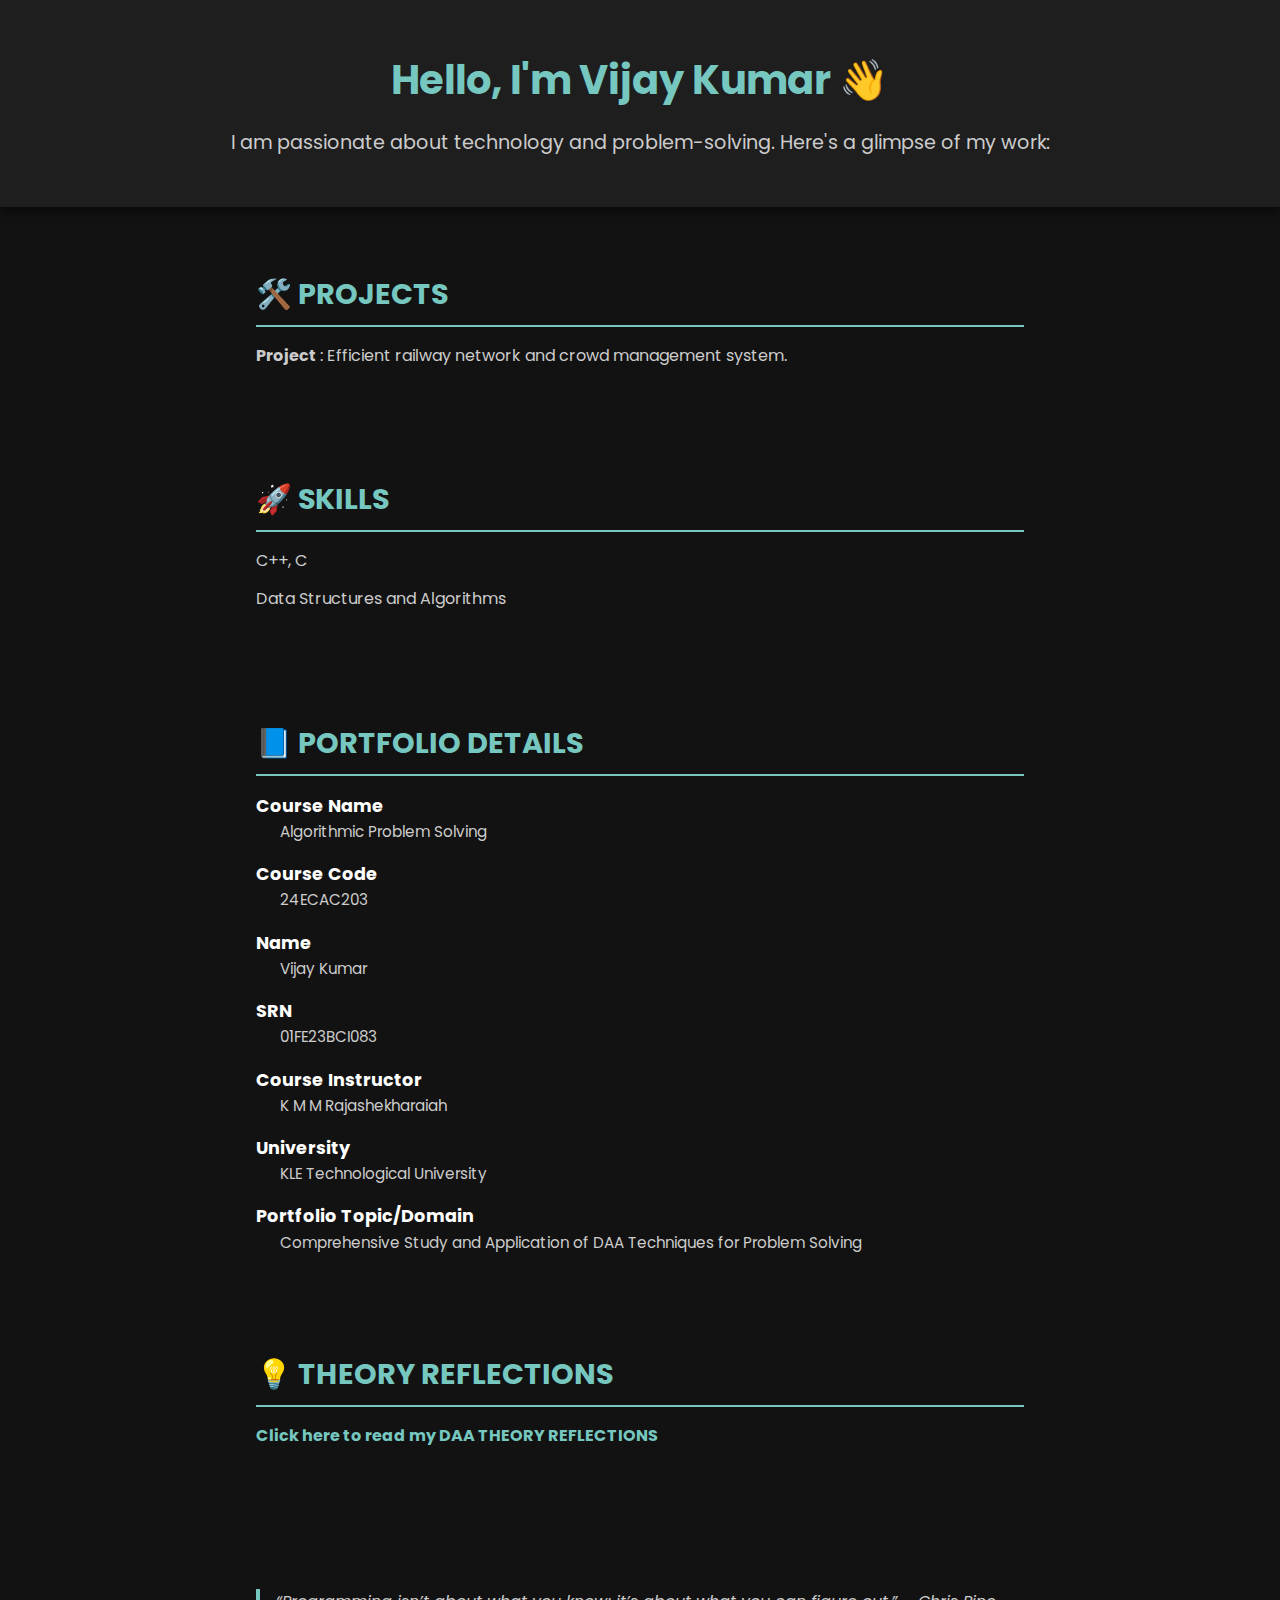
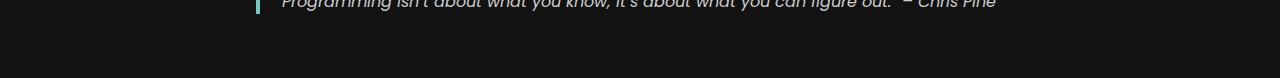
<file: index.html>
<!DOCTYPE html>
<html lang="en">
<head>
    <meta charset="UTF-8">
    <meta name="viewport" content="width=device-width, initial-scale=1.0">
    <title>Portfolio - Vijay Kumar</title>
    <link rel="stylesheet" href="style.css">
    <link href="https://fonts.googleapis.com/css2?family=Poppins:wght@300;400;600&display=swap" rel="stylesheet">
</head>
<body>
    <!-- Header -->
    <header>
        <h1>Hello, I'm Vijay Kumar 👋</h1>
        <p>I am passionate about technology and problem-solving. Here's a glimpse of my work:</p>
    </header>

    <!-- Projects Section -->
    <section>
        <h2>🛠️ Projects</h2>
        <ul>
            <li><strong>Project </strong>: Efficient railway network and crowd management system.</li>
            
        </ul>
    </section>

    <!-- Skills Section -->
    <section>
        <h2>🚀 Skills</h2>
        <ul>
            <li>C++, C</li>
            <li>Data Structures and Algorithms</li>
        </ul>
    </section>

    <!-- Portfolio Details Section -->
    <section class="portfolio-details">
        <h2>📘 Portfolio Details</h2>
        <dl>
            <dt>Course Name</dt>
            <dd>Algorithmic Problem Solving</dd>

            <dt>Course Code</dt>
            <dd>24ECAC203</dd>

            <dt>Name</dt>
            <dd>Vijay Kumar</dd>

            <dt>SRN</dt>
            <dd>01FE23BCI083</dd>

            <dt>Course Instructor</dt>
            <dd>K M M Rajashekharaiah</dd>

            <dt>University</dt>
            <dd>KLE Technological University</dd>

           <dt>Portfolio Topic/Domain</dt>
<dd>Comprehensive Study and Application of DAA Techniques for Problem Solving</dd>

        </dl>
    </section>

    <!-- Reflections Section -->
    <section>
        <h2>💡 Theory Reflections</h2>
        <ul>
            <li><a href="index1.html">Click here to read my DAA THEORY REFLECTIONS</a></li>
    
        </ul>
    </section>

    <!-- Quote Section -->
    <section>
        <blockquote>“Programming isn’t about what you know; it’s about what you can figure out.” – Chris Pine


    </section>
</body>
</html>
</file>
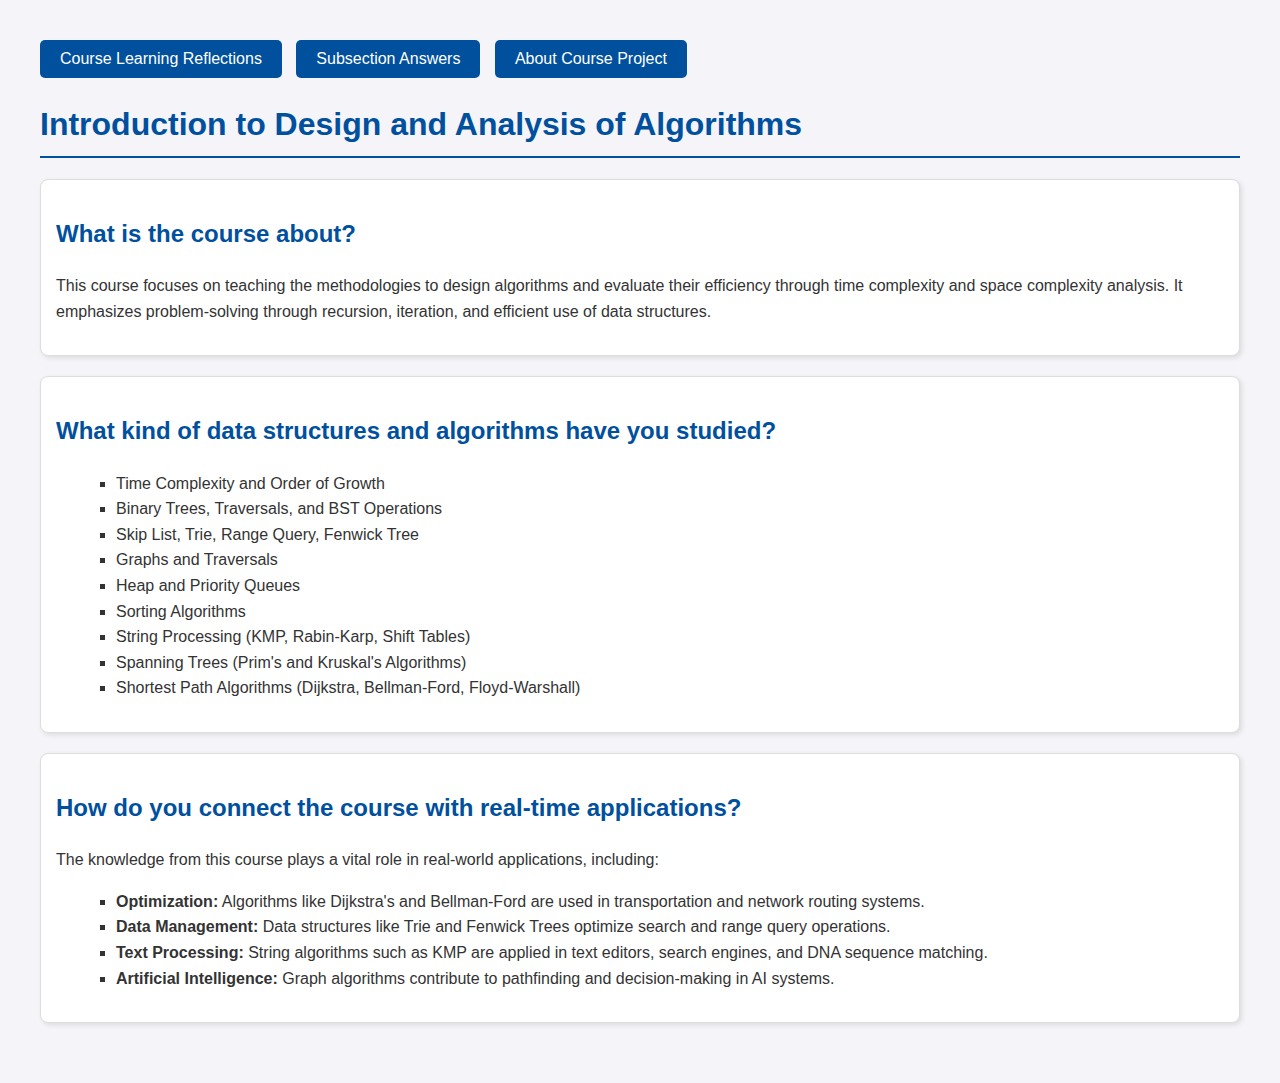
<file: index1.html>
<!DOCTYPE html>
<html lang="en">
<head>
    <meta charset="UTF-8">
    <meta name="viewport" content="width=device-width, initial-scale=1.0">
    <title>Design and Analysis of Algorithms</title>
    <style>
        body {
            font-family: Arial, sans-serif;
            line-height: 1.6;
            margin: 20px;
            padding: 20px;
            background-color: #f4f4f9;
            color: #333;
        }

        h1, h2, h3 {
            color: #00509e;
        }

        h1 {
            border-bottom: 2px solid #00509e;
            padding-bottom: 5px;
        }

        ul {
            list-style-type: square;
            margin-left: 20px;
        }

        .section {
            margin-bottom: 20px;
            padding: 15px;
            background-color: #ffffff;
            border: 1px solid #ddd;
            border-radius: 8px;
            box-shadow: 2px 2px 5px rgba(0, 0, 0, 0.1);
        }

        .subsection {
            margin-left: 20px;
        }

        table {
            width: 100%;
            border-collapse: collapse;
            margin: 20px 0;
        }

        table th, table td {
            border: 1px solid #ddd;
            padding: 8px;
            text-align: left;
        }

        table th {
            background-color: #00509e;
            color: white;
        }

        .challenges, .tips {
            font-style: italic;
            color: #555;
        }

        .tips {
            font-weight: bold;
            color: #00509e;
        }

        /* Styling for buttons */
        .nav-buttons {
            margin-bottom: 20px;
        }

        .nav-buttons button {
            background-color: #00509e;
            color: white;
            border: none;
            padding: 10px 20px;
            font-size: 16px;
            cursor: pointer;
            border-radius: 5px;
            margin-right: 10px;
        }

        .nav-buttons button:hover {
            background-color: #003f6c;
        }
    </style>
</head>
<body>
    <!-- Navigation Buttons -->
    <div class="nav-buttons">
        <button onclick="window.location.href='index2.html'">Course Learning Reflections</button>
        <button onclick="window.location.href='index3.html'">Subsection Answers</button>
        <button onclick="window.location.href='index4.html'">About Course Project</button>
    </div>

    <h1>Introduction to Design and Analysis of Algorithms</h1>

    <div class="section">
        <h2>What is the course about?</h2>
        <p>This course focuses on teaching the methodologies to design algorithms and evaluate their efficiency through time complexity and space complexity analysis. It emphasizes problem-solving through recursion, iteration, and efficient use of data structures.</p>
    </div>

    <div class="section">
        <h2>What kind of data structures and algorithms have you studied?</h2>
        <ul>
            <li>Time Complexity and Order of Growth</li>
            <li>Binary Trees, Traversals, and BST Operations</li>
            <li>Skip List, Trie, Range Query, Fenwick Tree</li>
            <li>Graphs and Traversals</li>
            <li>Heap and Priority Queues</li>
            <li>Sorting Algorithms</li>
            <li>String Processing (KMP, Rabin-Karp, Shift Tables)</li>
            <li>Spanning Trees (Prim's and Kruskal's Algorithms)</li>
            <li>Shortest Path Algorithms (Dijkstra, Bellman-Ford, Floyd-Warshall)</li>
        </ul>
    </div>

    <div class="section">
        <h2>How do you connect the course with real-time applications?</h2>
        <p>The knowledge from this course plays a vital role in real-world applications, including:</p>
        <ul>
            <li><strong>Optimization:</strong> Algorithms like Dijkstra's and Bellman-Ford are used in transportation and network routing systems.</li>
            <li><strong>Data Management:</strong> Data structures like Trie and Fenwick Trees optimize search and range query operations.</li>
            <li><strong>Text Processing:</strong> String algorithms such as KMP are applied in text editors, search engines, and DNA sequence matching.</li>
            <li><strong>Artificial Intelligence:</strong> Graph algorithms contribute to pathfinding and decision-making in AI systems.</li>
        </ul>
    </div>
</body>
</html>
</file>
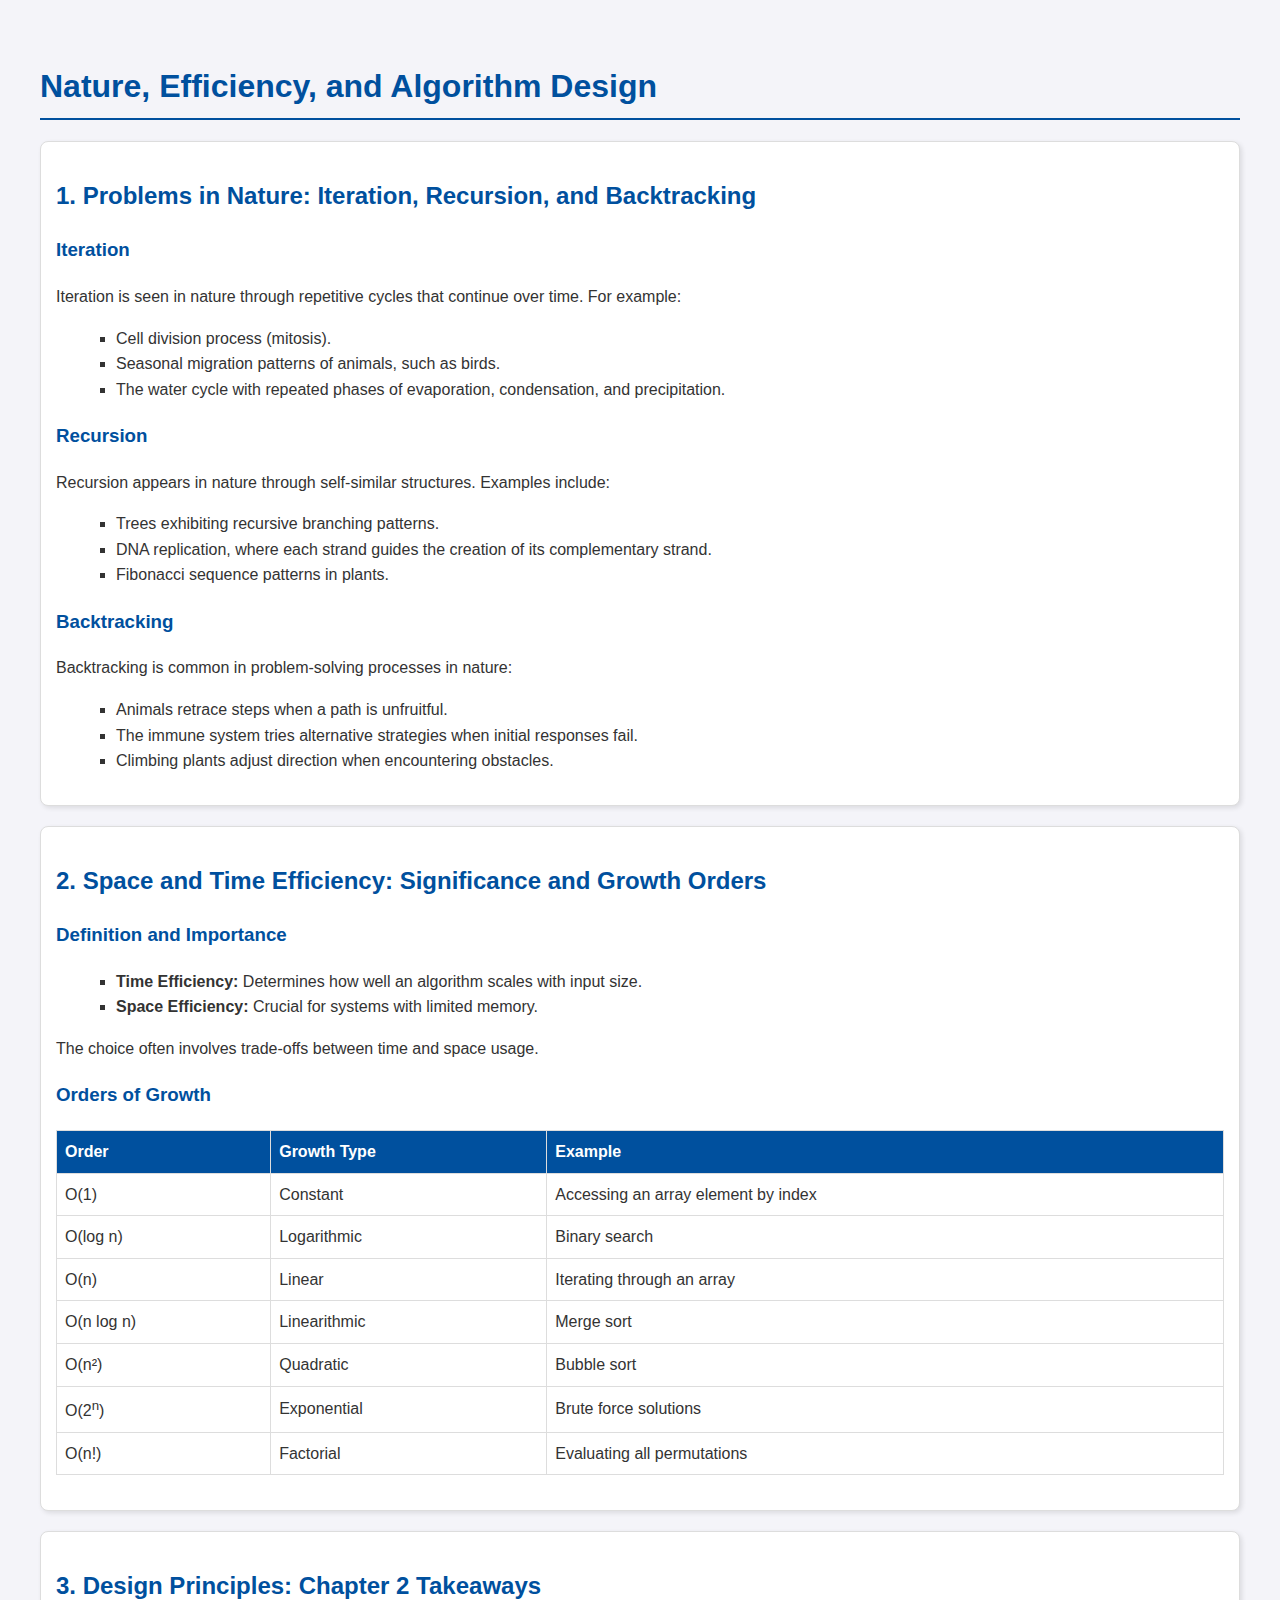
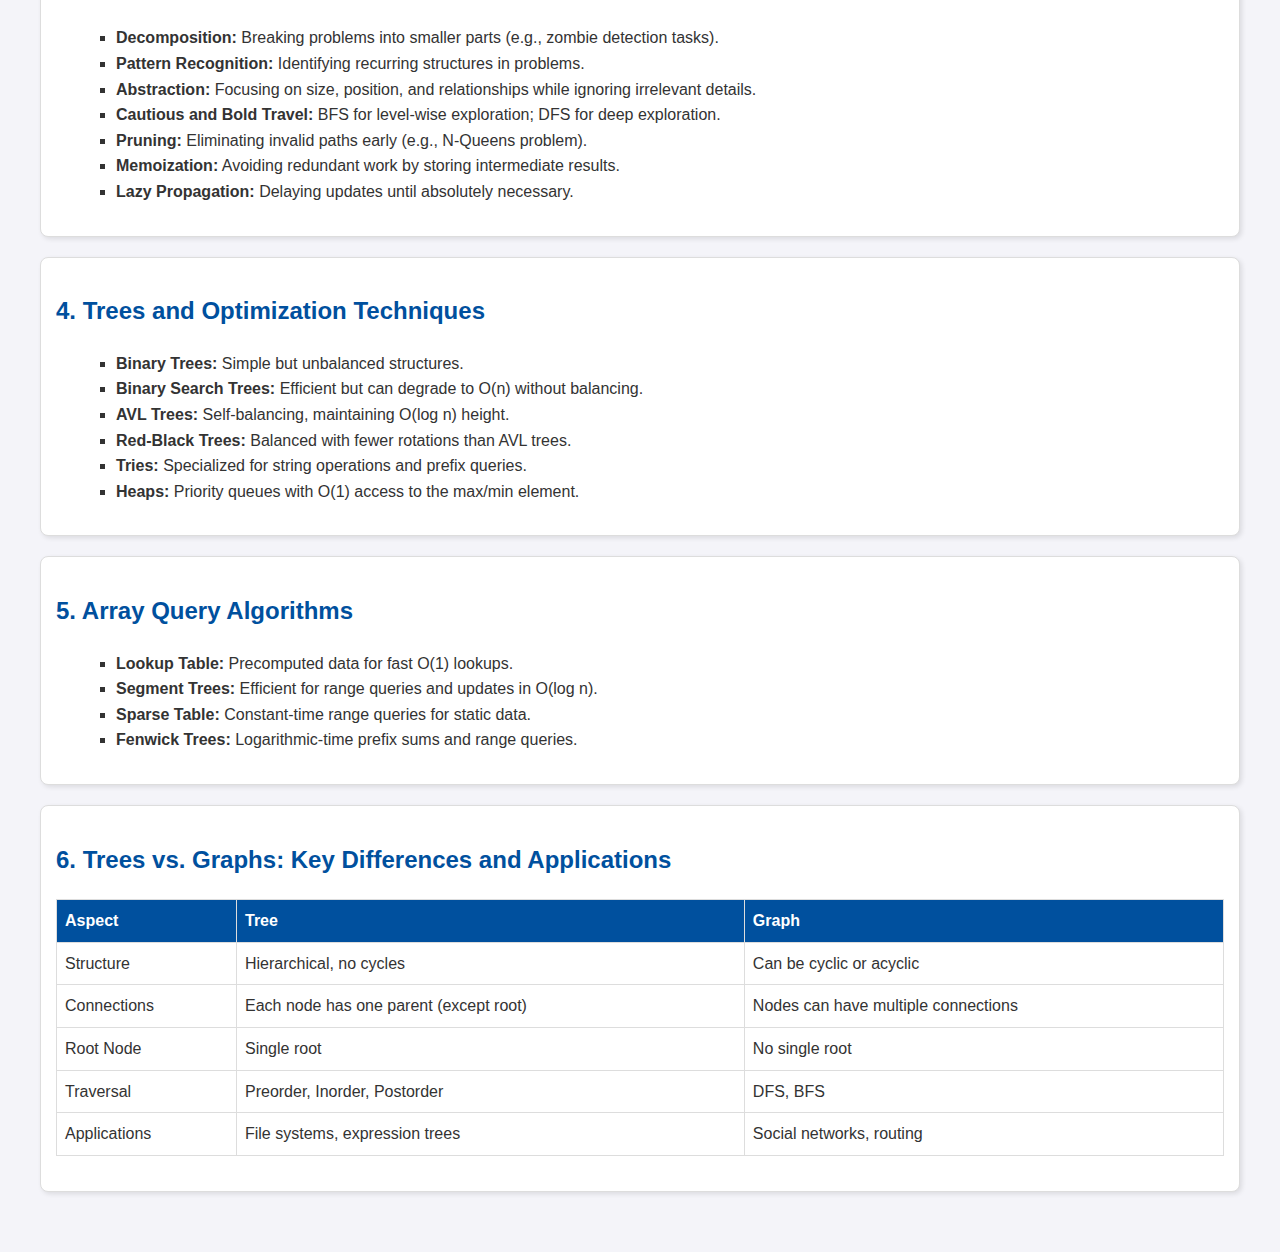
<file: index2.html>
<!DOCTYPE html>
<html lang="en">
<head>
    <meta charset="UTF-8">
    <meta name="viewport" content="width=device-width, initial-scale=1.0">
    <title>Nature, Efficiency, and Algorithm Design</title>
    <style>
        body {
            font-family: Arial, sans-serif;
            line-height: 1.6;
            margin: 20px;
            padding: 20px;
            background-color: #f4f4f9;
            color: #333;
        }

        h1, h2, h3 {
            color: #00509e;
        }

        h1 {
            border-bottom: 2px solid #00509e;
            padding-bottom: 5px;
        }

        ul {
            list-style-type: square;
            margin-left: 20px;
        }

        .section {
            margin-bottom: 20px;
            padding: 15px;
            background-color: #ffffff;
            border: 1px solid #ddd;
            border-radius: 8px;
            box-shadow: 2px 2px 5px rgba(0, 0, 0, 0.1);
        }

        .subsection {
            margin-left: 20px;
        }

        table {
            width: 100%;
            border-collapse: collapse;
            margin: 20px 0;
        }

        table th, table td {
            border: 1px solid #ddd;
            padding: 8px;
            text-align: left;
        }

        table th {
            background-color: #00509e;
            color: white;
        }

        .challenges, .tips {
            font-style: italic;
            color: #555;
        }

        .tips {
            font-weight: bold;
            color: #00509e;
        }
    </style>
</head>
<body>
    <h1>Nature, Efficiency, and Algorithm Design</h1>

    <div class="section">
        <h2>1. Problems in Nature: Iteration, Recursion, and Backtracking</h2>
        <h3>Iteration</h3>
        <p>Iteration is seen in nature through repetitive cycles that continue over time. For example:</p>
        <ul>
            <li>Cell division process (mitosis).</li>
            <li>Seasonal migration patterns of animals, such as birds.</li>
            <li>The water cycle with repeated phases of evaporation, condensation, and precipitation.</li>
        </ul>

        <h3>Recursion</h3>
        <p>Recursion appears in nature through self-similar structures. Examples include:</p>
        <ul>
            <li>Trees exhibiting recursive branching patterns.</li>
            <li>DNA replication, where each strand guides the creation of its complementary strand.</li>
            <li>Fibonacci sequence patterns in plants.</li>
        </ul>

        <h3>Backtracking</h3>
        <p>Backtracking is common in problem-solving processes in nature:</p>
        <ul>
            <li>Animals retrace steps when a path is unfruitful.</li>
            <li>The immune system tries alternative strategies when initial responses fail.</li>
            <li>Climbing plants adjust direction when encountering obstacles.</li>
        </ul>
    </div>

    <div class="section">
        <h2>2. Space and Time Efficiency: Significance and Growth Orders</h2>
        <h3>Definition and Importance</h3>
        <ul>
            <li><strong>Time Efficiency:</strong> Determines how well an algorithm scales with input size.</li>
            <li><strong>Space Efficiency:</strong> Crucial for systems with limited memory.</li>
        </ul>
        <p>The choice often involves trade-offs between time and space usage.</p>

        <h3>Orders of Growth</h3>
        <table>
            <tr><th>Order</th><th>Growth Type</th><th>Example</th></tr>
            <tr><td>O(1)</td><td>Constant</td><td>Accessing an array element by index</td></tr>
            <tr><td>O(log n)</td><td>Logarithmic</td><td>Binary search</td></tr>
            <tr><td>O(n)</td><td>Linear</td><td>Iterating through an array</td></tr>
            <tr><td>O(n log n)</td><td>Linearithmic</td><td>Merge sort</td></tr>
            <tr><td>O(n²)</td><td>Quadratic</td><td>Bubble sort</td></tr>
            <tr><td>O(2<sup>n</sup>)</td><td>Exponential</td><td>Brute force solutions</td></tr>
            <tr><td>O(n!)</td><td>Factorial</td><td>Evaluating all permutations</td></tr>
        </table>
    </div>

    <div class="section">
        <h2>3. Design Principles: Chapter 2 Takeaways</h2>
        <ul>
            <li><strong>Decomposition:</strong> Breaking problems into smaller parts (e.g., zombie detection tasks).</li>
            <li><strong>Pattern Recognition:</strong> Identifying recurring structures in problems.</li>
            <li><strong>Abstraction:</strong> Focusing on size, position, and relationships while ignoring irrelevant details.</li>
            <li><strong>Cautious and Bold Travel:</strong> BFS for level-wise exploration; DFS for deep exploration.</li>
            <li><strong>Pruning:</strong> Eliminating invalid paths early (e.g., N-Queens problem).</li>
            <li><strong>Memoization:</strong> Avoiding redundant work by storing intermediate results.</li>
            <li><strong>Lazy Propagation:</strong> Delaying updates until absolutely necessary.</li>
        </ul>
    </div>

    <div class="section">
        <h2>4. Trees and Optimization Techniques</h2>
        <ul>
            <li><strong>Binary Trees:</strong> Simple but unbalanced structures.</li>
            <li><strong>Binary Search Trees:</strong> Efficient but can degrade to O(n) without balancing.</li>
            <li><strong>AVL Trees:</strong> Self-balancing, maintaining O(log n) height.</li>
            <li><strong>Red-Black Trees:</strong> Balanced with fewer rotations than AVL trees.</li>
            <li><strong>Tries:</strong> Specialized for string operations and prefix queries.</li>
            <li><strong>Heaps:</strong> Priority queues with O(1) access to the max/min element.</li>
        </ul>
    </div>

    <div class="section">
        <h2>5. Array Query Algorithms</h2>
        <ul>
            <li><strong>Lookup Table:</strong> Precomputed data for fast O(1) lookups.</li>
            <li><strong>Segment Trees:</strong> Efficient for range queries and updates in O(log n).</li>
            <li><strong>Sparse Table:</strong> Constant-time range queries for static data.</li>
            <li><strong>Fenwick Trees:</strong> Logarithmic-time prefix sums and range queries.</li>
        </ul>
    </div>

    <div class="section">
        <h2>6. Trees vs. Graphs: Key Differences and Applications</h2>
        <table>
            <tr>
                <th>Aspect</th>
                <th>Tree</th>
                <th>Graph</th>
            </tr>
            <tr>
                <td>Structure</td>
                <td>Hierarchical, no cycles</td>
                <td>Can be cyclic or acyclic</td>
            </tr>
            <tr>
                <td>Connections</td>
                <td>Each node has one parent (except root)</td>
                <td>Nodes can have multiple connections</td>
            </tr>
            <tr>
                <td>Root Node</td>
                <td>Single root</td>
                <td>No single root</td>
            </tr>
            <tr>
                <td>Traversal</td>
                <td>Preorder, Inorder, Postorder</td>
                <td>DFS, BFS</td>
            </tr>
            <tr>
                <td>Applications</td>
                <td>File systems, expression trees</td>
                <td>Social networks, routing</td>
            </tr>
        </table>
</file>
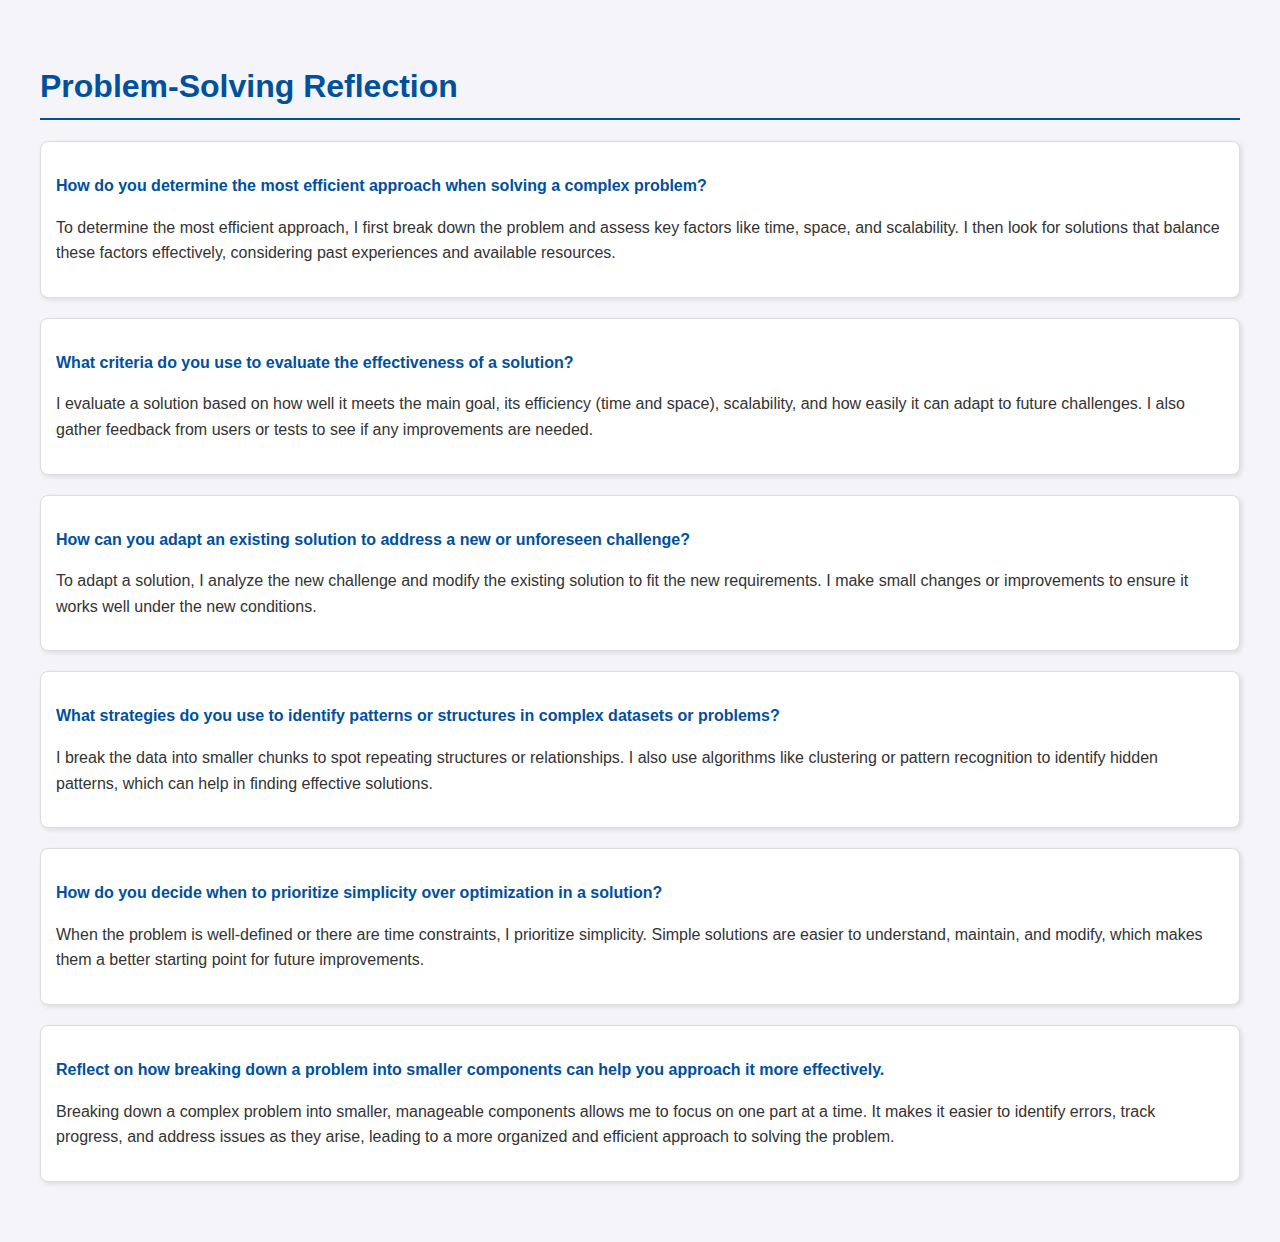
<file: index3.html>
<!DOCTYPE html>
<html lang="en">
<head>
    <meta charset="UTF-8">
    <meta name="viewport" content="width=device-width, initial-scale=1.0">
    <title>Problem-Solving Reflection</title>
    <style>
        body {
            font-family: Arial, sans-serif;
            line-height: 1.6;
            margin: 20px;
            padding: 20px;
            background-color: #f4f4f9;
            color: #333;
        }

        h1, h2 {
            color: #00509e;
        }

        h1 {
            border-bottom: 2px solid #00509e;
            padding-bottom: 5px;
        }

        .section {
            margin-bottom: 20px;
            padding: 15px;
            background-color: #ffffff;
            border: 1px solid #ddd;
            border-radius: 8px;
            box-shadow: 2px 2px 5px rgba(0, 0, 0, 0.1);
        }

        .question {
            font-weight: bold;
            color: #00509e;
        }

        .answer {
            color: #333;
            margin-top: 5px;
        }
    </style>
</head>
<body>
    <h1>Problem-Solving Reflection</h1>

    <div class="section">
        <p class="question">How do you determine the most efficient approach when solving a complex problem?</p>
        <p class="answer">To determine the most efficient approach, I first break down the problem and assess key factors like time, space, and scalability. I then look for solutions that balance these factors effectively, considering past experiences and available resources.</p>
    </div>

    <div class="section">
        <p class="question">What criteria do you use to evaluate the effectiveness of a solution?</p>
        <p class="answer">I evaluate a solution based on how well it meets the main goal, its efficiency (time and space), scalability, and how easily it can adapt to future challenges. I also gather feedback from users or tests to see if any improvements are needed.</p>
    </div>

    <div class="section">
        <p class="question">How can you adapt an existing solution to address a new or unforeseen challenge?</p>
        <p class="answer">To adapt a solution, I analyze the new challenge and modify the existing solution to fit the new requirements. I make small changes or improvements to ensure it works well under the new conditions.</p>
    </div>

    <div class="section">
        <p class="question">What strategies do you use to identify patterns or structures in complex datasets or problems?</p>
        <p class="answer">I break the data into smaller chunks to spot repeating structures or relationships. I also use algorithms like clustering or pattern recognition to identify hidden patterns, which can help in finding effective solutions.</p>
    </div>

    <div class="section">
        <p class="question">How do you decide when to prioritize simplicity over optimization in a solution?</p>
        <p class="answer">When the problem is well-defined or there are time constraints, I prioritize simplicity. Simple solutions are easier to understand, maintain, and modify, which makes them a better starting point for future improvements.</p>
    </div>

    <div class="section">
        <p class="question">Reflect on how breaking down a problem into smaller components can help you approach it more effectively.</p>
        <p class="answer">Breaking down a complex problem into smaller, manageable components allows me to focus on one part at a time. It makes it easier to identify errors, track progress, and address issues as they arise, leading to a more organized and efficient approach to solving the problem.</p>
    </div>
</body>
</html>
</file>
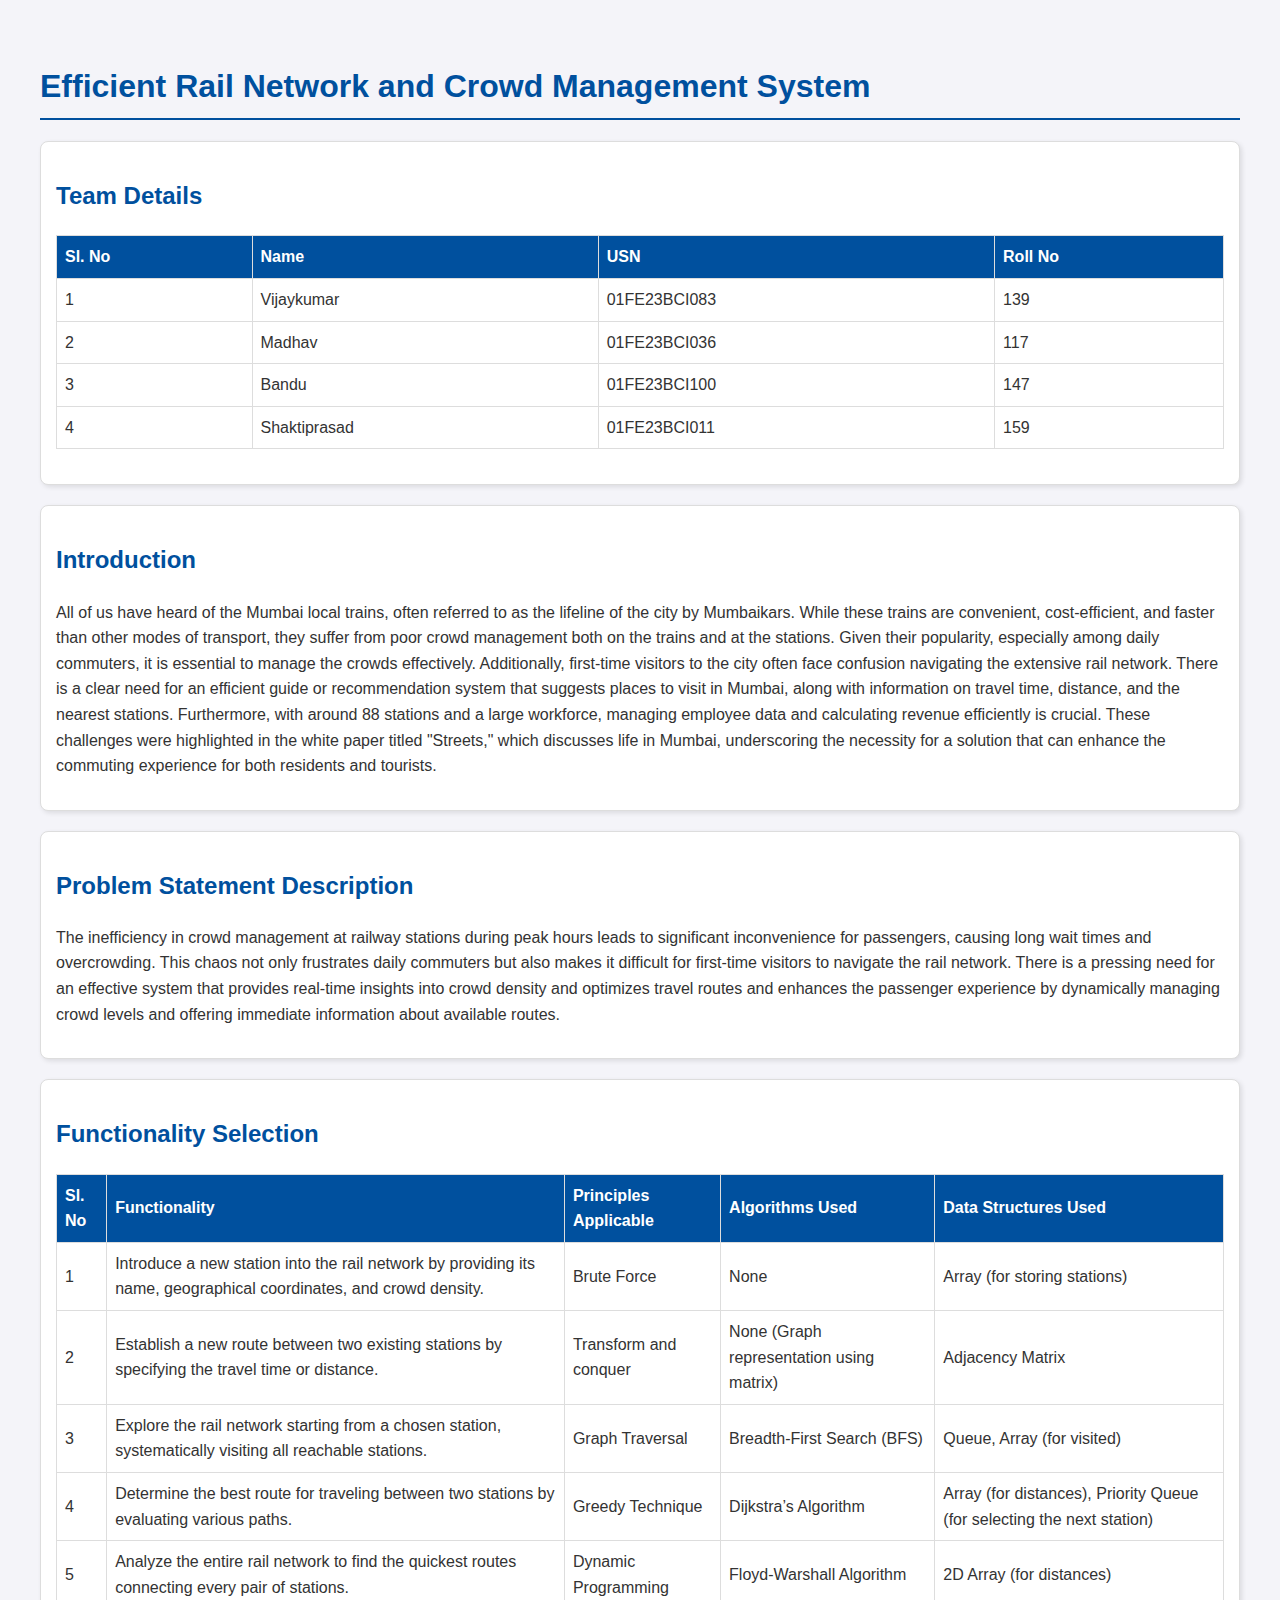
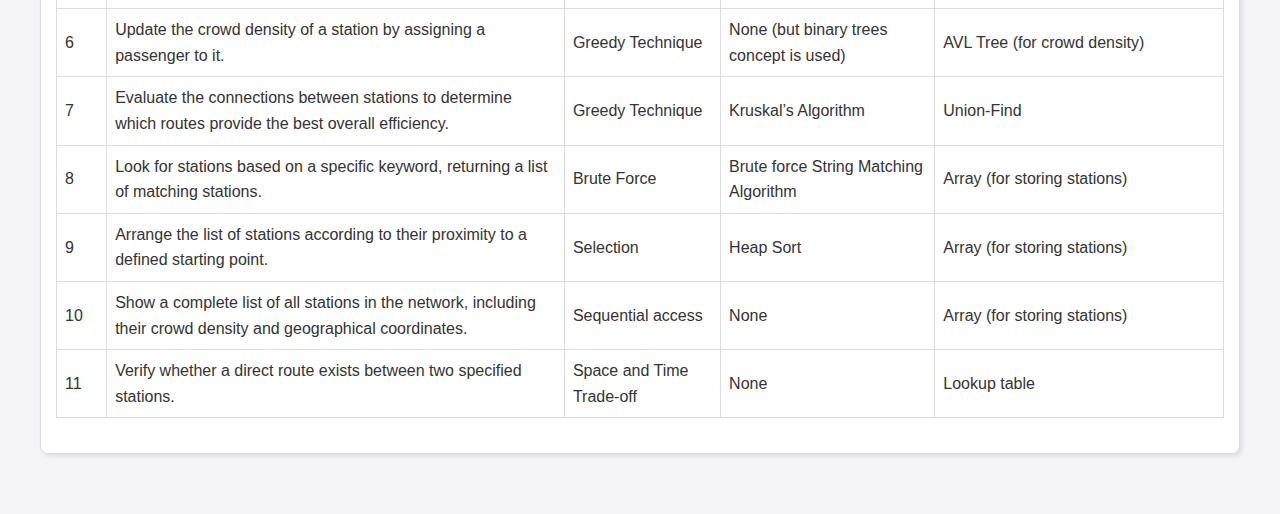
<file: index4.html>
<!DOCTYPE html>
<html lang="en">
<head>
    <meta charset="UTF-8">
    <meta name="viewport" content="width=device-width, initial-scale=1.0">
    <title>Efficient Rail Network and Crowd Management System</title>
    <style>
        body {
            font-family: Arial, sans-serif;
            line-height: 1.6;
            margin: 20px;
            padding: 20px;
            background-color: #f4f4f9;
            color: #333;
        }

        h1, h2 {
            color: #00509e;
        }

        h1 {
            border-bottom: 2px solid #00509e;
            padding-bottom: 5px;
        }

        .section {
            margin-bottom: 20px;
            padding: 15px;
            background-color: #ffffff;
            border: 1px solid #ddd;
            border-radius: 8px;
            box-shadow: 2px 2px 5px rgba(0, 0, 0, 0.1);
        }

        table {
            width: 100%;
            border-collapse: collapse;
            margin: 20px 0;
        }

        table th, table td {
            border: 1px solid #ddd;
            padding: 8px;
            text-align: left;
        }

        table th {
            background-color: #00509e;
            color: white;
        }

        .intro, .problem, .functionality {
            margin-top: 15px;
            color: #555;
        }

        .question {
            font-weight: bold;
            color: #00509e;
        }

        .answer {
            margin-top: 5px;
            color: #333;
        }
    </style>
</head>
<body>
    <h1>Efficient Rail Network and Crowd Management System</h1>

    <div class="section">
        <h2>Team Details</h2>
        <table>
            <thead>
                <tr>
                    <th>Sl. No</th>
                    <th>Name</th>
                    <th>USN</th>
                    <th>Roll No</th>
                </tr>
            </thead>
            <tbody>
                <tr>
                    <td>1</td>
                    <td>Vijaykumar</td>
                    <td>01FE23BCI083</td>
                    <td>139</td>
                </tr>
                <tr>
                    <td>2</td>
                    <td>Madhav</td>
                    <td>01FE23BCI036</td>
                    <td>117</td>
                </tr>
                <tr>
                    <td>3</td>
                    <td>Bandu</td>
                    <td>01FE23BCI100</td>
                    <td>147</td>
                </tr>
                <tr>
                    <td>4</td>
                    <td>Shaktiprasad</td>
                    <td>01FE23BCI011</td>
                    <td>159</td>
                </tr>
            </tbody>
        </table>
    </div>

    <div class="section">
        <h2>Introduction</h2>
        <p>All of us have heard of the Mumbai local trains, often referred to as the lifeline of the city by Mumbaikars. While these trains are convenient, cost-efficient, and faster than other modes of transport, they suffer from poor crowd management both on the trains and at the stations. Given their popularity, especially among daily commuters, it is essential to manage the crowds effectively. Additionally, first-time visitors to the city often face confusion navigating the extensive rail network. There is a clear need for an efficient guide or recommendation system that suggests places to visit in Mumbai, along with information on travel time, distance, and the nearest stations. Furthermore, with around 88 stations and a large workforce, managing employee data and calculating revenue efficiently is crucial. These challenges were highlighted in the white paper titled "Streets," which discusses life in Mumbai, underscoring the necessity for a solution that can enhance the commuting experience for both residents and tourists.</p>
    </div>

    <div class="section">
        <h2>Problem Statement Description</h2>
        <p>The inefficiency in crowd management at railway stations during peak hours leads to significant inconvenience for passengers, causing long wait times and overcrowding. This chaos not only frustrates daily commuters but also makes it difficult for first-time visitors to navigate the rail network. There is a pressing need for an effective system that provides real-time insights into crowd density and optimizes travel routes and enhances the passenger experience by dynamically managing crowd levels and offering immediate information about available routes.</p>
    </div>

    <div class="section">
        <h2>Functionality Selection</h2>
        <table>
            <thead>
                <tr>
                    <th>Sl. No</th>
                    <th>Functionality</th>
                    <th>Principles Applicable</th>
                    <th>Algorithms Used</th>
                    <th>Data Structures Used</th>
                </tr>
            </thead>
            <tbody>
                <tr>
                    <td>1</td>
                    <td>Introduce a new station into the rail network by providing its name, geographical coordinates, and crowd density.</td>
                    <td>Brute Force</td>
                    <td>None</td>
                    <td>Array (for storing stations)</td>
                </tr>
                <tr>
                    <td>2</td>
                    <td>Establish a new route between two existing stations by specifying the travel time or distance.</td>
                    <td>Transform and conquer</td>
                    <td>None (Graph representation using matrix)</td>
                    <td>Adjacency Matrix</td>
                </tr>
                <tr>
                    <td>3</td>
                    <td>Explore the rail network starting from a chosen station, systematically visiting all reachable stations.</td>
                    <td>Graph Traversal</td>
                    <td>Breadth-First Search (BFS)</td>
                    <td>Queue, Array (for visited)</td>
                </tr>
                <tr>
                    <td>4</td>
                    <td>Determine the best route for traveling between two stations by evaluating various paths.</td>
                    <td>Greedy Technique</td>
                    <td>Dijkstra’s Algorithm</td>
                    <td>Array (for distances), Priority Queue (for selecting the next station)</td>
                </tr>
                <tr>
                    <td>5</td>
                    <td>Analyze the entire rail network to find the quickest routes connecting every pair of stations.</td>
                    <td>Dynamic Programming</td>
                    <td>Floyd-Warshall Algorithm</td>
                    <td>2D Array (for distances)</td>
                </tr>
                <tr>
                    <td>6</td>
                    <td>Update the crowd density of a station by assigning a passenger to it.</td>
                    <td>Greedy Technique</td>
                    <td>None (but binary trees concept is used)</td>
                    <td>AVL Tree (for crowd density)</td>
                </tr>
                <tr>
                    <td>7</td>
                    <td>Evaluate the connections between stations to determine which routes provide the best overall efficiency.</td>
                    <td>Greedy Technique</td>
                    <td>Kruskal’s Algorithm</td>
                    <td>Union-Find</td>
                </tr>
                <tr>
                    <td>8</td>
                    <td>Look for stations based on a specific keyword, returning a list of matching stations.</td>
                    <td>Brute Force</td>
                    <td>Brute force String Matching Algorithm</td>
                    <td>Array (for storing stations)</td>
                </tr>
                <tr>
                    <td>9</td>
                    <td>Arrange the list of stations according to their proximity to a defined starting point.</td>
                    <td>Selection</td>
                    <td>Heap Sort</td>
                    <td>Array (for storing stations)</td>
                </tr>
                <tr>
                    <td>10</td>
                    <td>Show a complete list of all stations in the network, including their crowd density and geographical coordinates.</td>
                    <td>Sequential access</td>
                    <td>None</td>
                    <td>Array (for storing stations)</td>
                </tr>
                <tr>
                    <td>11</td>
                    <td>Verify whether a direct route exists between two specified stations.</td>
                    <td>Space and Time Trade-off</td>
                    <td>None</td>
                    <td>Lookup table</td>
                </tr>
            </tbody>
        </table>
    </div>

</body>
</html>
</file>
<file: style.css>
/* Reset default margin and padding */
* {
    margin: 0;
    padding: 0;
    box-sizing: border-box;
}

/* Global Styles */
body {
    font-family: 'Poppins', sans-serif;
    background-color: #121212; /* Dark background */
    color: #ffffff; /* White text */
    line-height: 1.6;
    margin: 0;
    padding: 0;
}

/* Header */
header {
    background-color: #1e1e1e;
    padding: 3rem;
    text-align: center;
    box-shadow: 0 4px 10px rgba(0, 0, 0, 0.5);
}

header h1 {
    font-size: 2.5rem;
    color: #76c7c0; /* Cyan for the title */
    margin-bottom: 1rem;
}

header p {
    font-size: 1.2rem;
    color: #cccccc; /* Light gray for description */
}

/* Section Styling */
section {
    padding: 2rem 1rem;
    margin: 2rem auto;
    width: 90%;
    max-width: 800px;
}

section h2 {
    font-size: 1.8rem;
    color: #76c7c0;
    margin-bottom: 1rem;
    border-bottom: 2px solid #76c7c0;
    padding-bottom: 0.5rem;
    text-transform: uppercase; /* Makes section titles distinct */
}

/* List Styling */
ul {
    list-style: none;
    padding: 0;
}

ul li {
    margin-bottom: 0.75rem;
    color: #cccccc;
}

ul li a {
    color: #76c7c0;
    text-decoration: none;
    font-weight: bold;
}

ul li a:hover {
    text-decoration: underline;
}

/* Definition List Styling */
dl dt {
    font-weight: bold;
    font-size: 1.1rem;
    color: #ffffff; /* Bright white for terms */
    margin-top: 1rem;
}

dl dd {
    margin-left: 1.5rem;
    font-size: 0.95rem;
    color: #cccccc; /* Subtle contrast for details */
}

/* Blockquote */
blockquote {
    font-style: italic;
    color: #cccccc;
    border-left: 4px solid #76c7c0;
    padding-left: 1rem;
    margin-top: 2rem;
}

/* Responsive Design */
@media (max-width: 768px) {
    section {
        width: 95%;
        padding: 1rem;
    }
}
</file>
